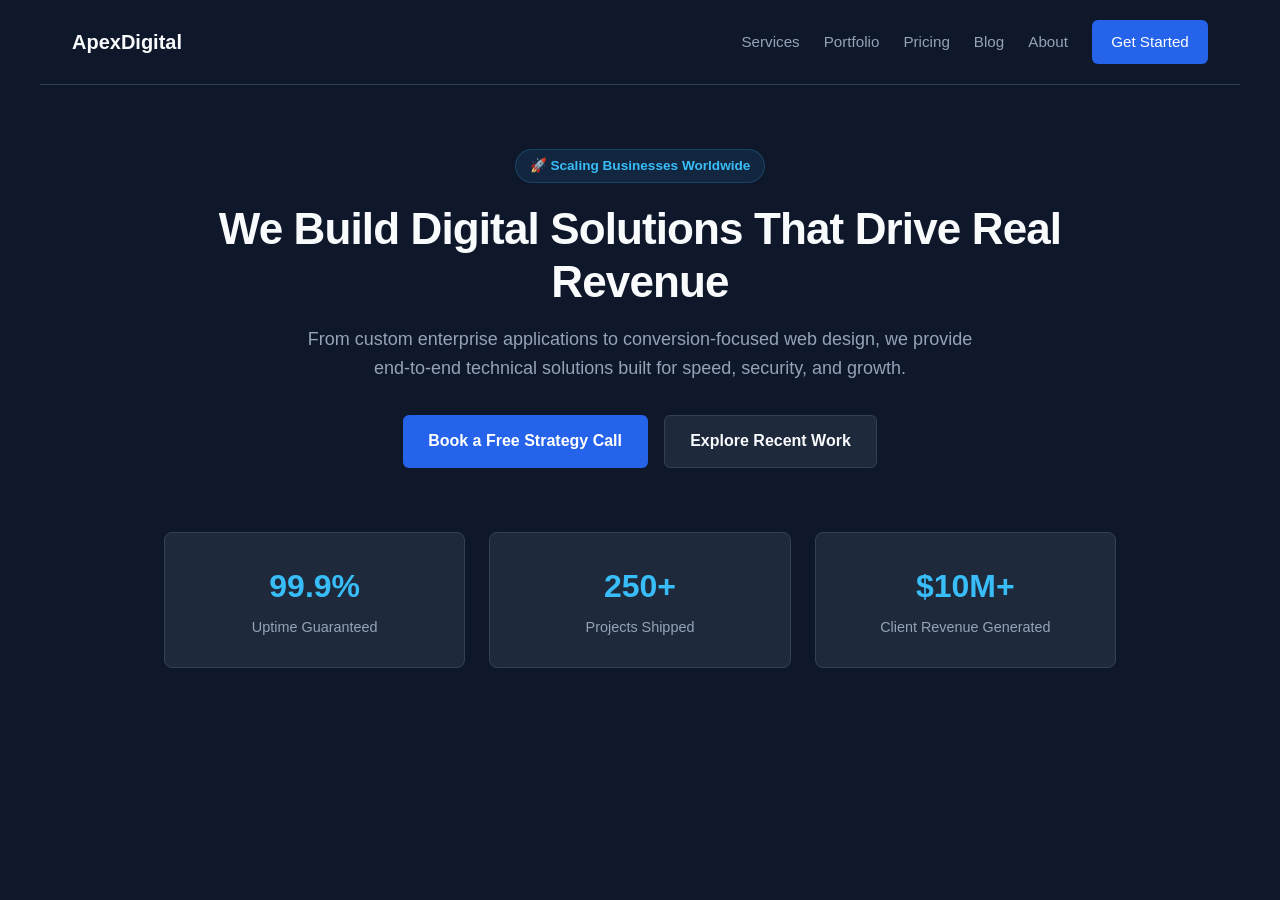
<file: index.html>
<!DOCTYPE html>
<html lang="en">
<head>
  <meta charset="UTF-8">
  <meta name="viewport" content="width=device-width, initial-scale=1.0">
  <title>Apex Digital Solutions | High-Performance Web & App Development</title>
  <link rel="stylesheet" href="css/shared.css">
</head>
<body>

  <header class="navbar">
    <a href="index.html" class="logo">ApexDigital</a>
    <nav class="nav-links">
      <a href="services.html">Services</a>
      <a href="portfolio.html">Portfolio</a>
      <a href="pricing.html">Pricing</a>
      <a href="blog.html">Blog</a>
      <a href="about.html">About</a>
      <a href="contact.html" class="btn btn-primary">Get Started</a>
    </nav>
  </header>

  <main>
    <section class="hero-section">
      <span class="badge">🚀 Scaling Businesses Worldwide</span>
      <h1>We Build Digital Solutions That Drive Real Revenue</h1>
      <p>From custom enterprise applications to conversion-focused web design, we provide end-to-end technical solutions built for speed, security, and growth.</p>
      <div class="hero-actions">
        <a href="contact.html" class="btn btn-primary btn-lg">Book a Free Strategy Call</a>
        <a href="portfolio.html" class="btn btn-secondary btn-lg">Explore Recent Work</a>
      </div>
    </section>

    <section class="trust-metrics">
      <div class="metric">
        <h3>99.9%</h3>
        <p>Uptime Guaranteed</p>
      </div>
      <div class="metric">
        <h3>250+</h3>
        <p>Projects Shipped</p>
      </div>
      <div class="metric">
        <h3>$10M+</h3>
        <p>Client Revenue Generated</p>
      </div>
    </section>
  </main>

</body>
</html>
</file>
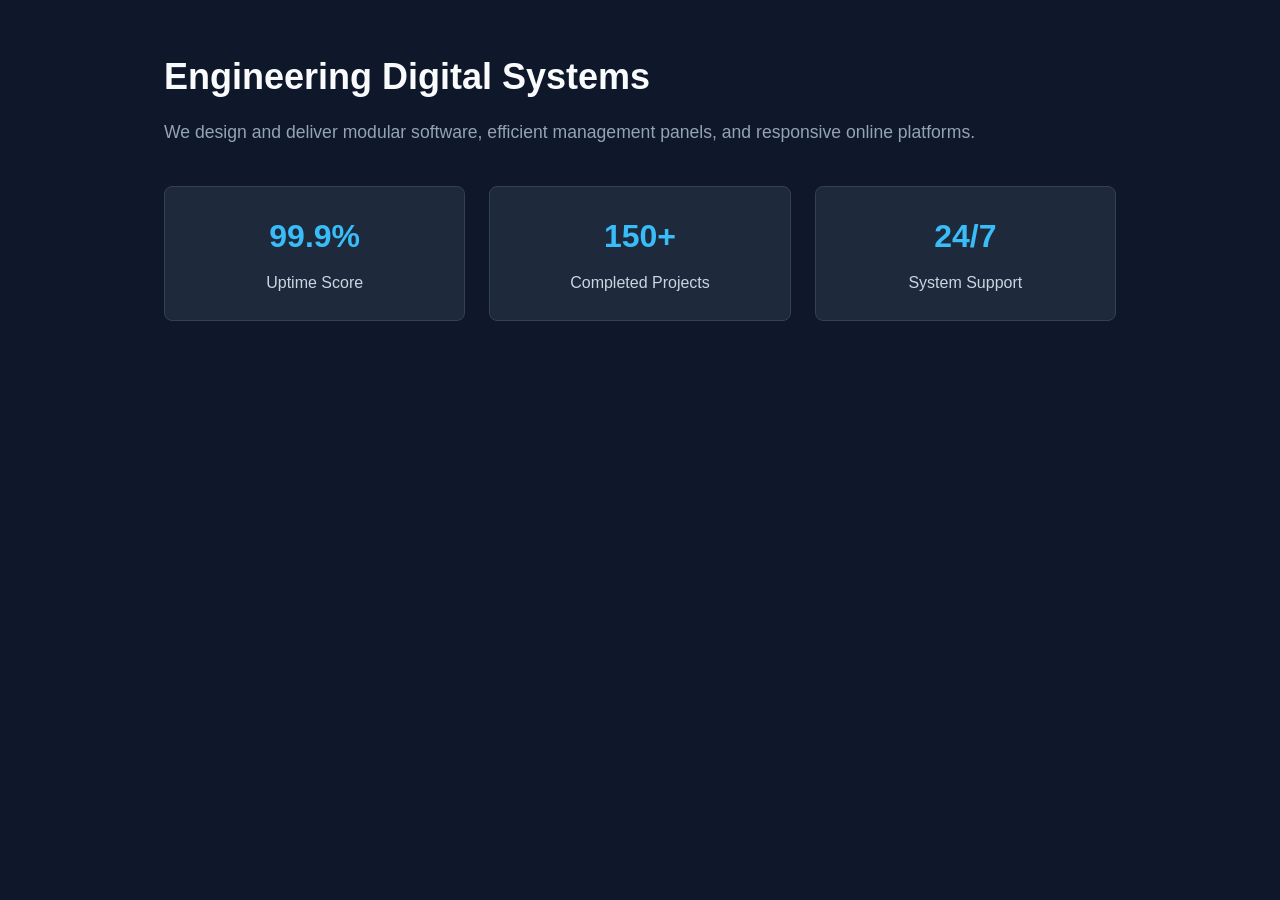
<file: about.html>
<!DOCTYPE html>
<html lang="en">
<head>
  <meta charset="UTF-8">
  <meta name="viewport" content="width=device-width, initial-scale=1.0">
  <title>About Us</title>
<link rel="stylesheet" href="css/shared.css">  <style>
    .about-page {
      max-width: 1000px;
      margin: 0 auto;
      padding: 3rem 1.5rem;
      display: flex;
      flex-direction: column;
      gap: 2.5rem;
    }

    .metrics-grid {
      display: grid;
      grid-template-columns: repeat(auto-fit, minmax(220px, 1fr));
      gap: 1.5rem;
    }

    .metric-card {
      background-color: #1e293b;
      padding: 1.5rem;
      border-radius: 8px;
      border: 1px solid #334155;
      text-align: center;
    }

    .metric-card h3 {
      font-size: 2rem;
      color: #38bdf8;
    }
  </style>
</head>
<body>
  <main class="about-page">
    <section>
      <h1 style="font-size: 2.25rem; margin-bottom: 0.75rem;">Engineering Digital Systems</h1>
      <p style="color: #94a3b8; font-size: 1.1rem;">We design and deliver modular software, efficient management panels, and responsive online platforms.</p>
    </section>

    <section class="metrics-grid">
      <div class="metric-card">
        <h3>99.9%</h3>
        <p style="color: #cbd5e1; margin-top: 0.5rem;">Uptime Score</p>
      </div>
      <div class="metric-card">
        <h3>150+</h3>
        <p style="color: #cbd5e1; margin-top: 0.5rem;">Completed Projects</p>
      </div>
      <div class="metric-card">
        <h3>24/7</h3>
        <p style="color: #cbd5e1; margin-top: 0.5rem;">System Support</p>
      </div>
    </section>
  </main>
</body>
</html>
</file>
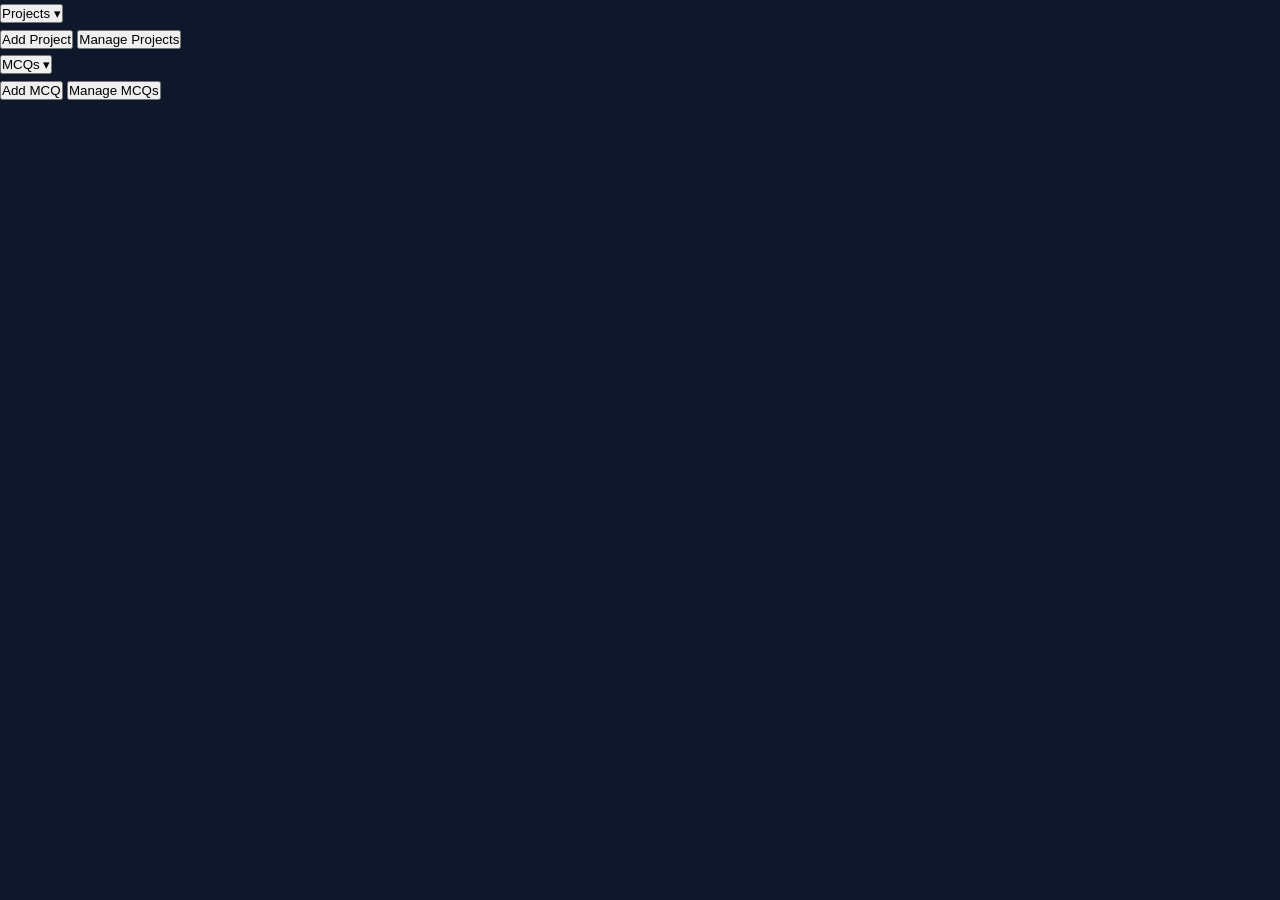
<file: admin.html>
<!DOCTYPE html>
<html lang="en">
<head>
  <meta charset="UTF-8">
  <meta name="viewport" content="width=device-width, initial-scale=1.0">
  <title>Admin Dashboard</title>
<link rel="stylesheet" href="css/shared.css"></head>
<body>
  <div class="admin-wrapper">
    <aside class="sidebar">
      <nav>
        <div class="nav-group">
          <button class="nav-parent" onclick="toggleSubMenu(this)">
            <span>Projects</span> <span class="chevron">▾</span>
          </button>
          <div class="nav-submenu">
            <button onclick="switchAdminView('projects-add')">Add Project</button>
            <button onclick="switchAdminView('projects-manage')">Manage Projects</button>
          </div>
        </div>

        <div class="nav-group">
          <button class="nav-parent" onclick="toggleSubMenu(this)">
            <span>MCQs</span> <span class="chevron">▾</span>
          </button>
          <div class="nav-submenu">
            <button onclick="switchAdminView('mcq-add')">Add MCQ</button>
            <button onclick="switchAdminView('mcq-manage')">Manage MCQs</button>
          </div>
        </div>
      </nav>
    </aside>

    <main class="main-content" id="admin-content">
      <!-- Dynamic Views Inject Here -->
    </main>
  </div>
  <script src="/js/admin.js"></script>
</body>
</html>
</file>
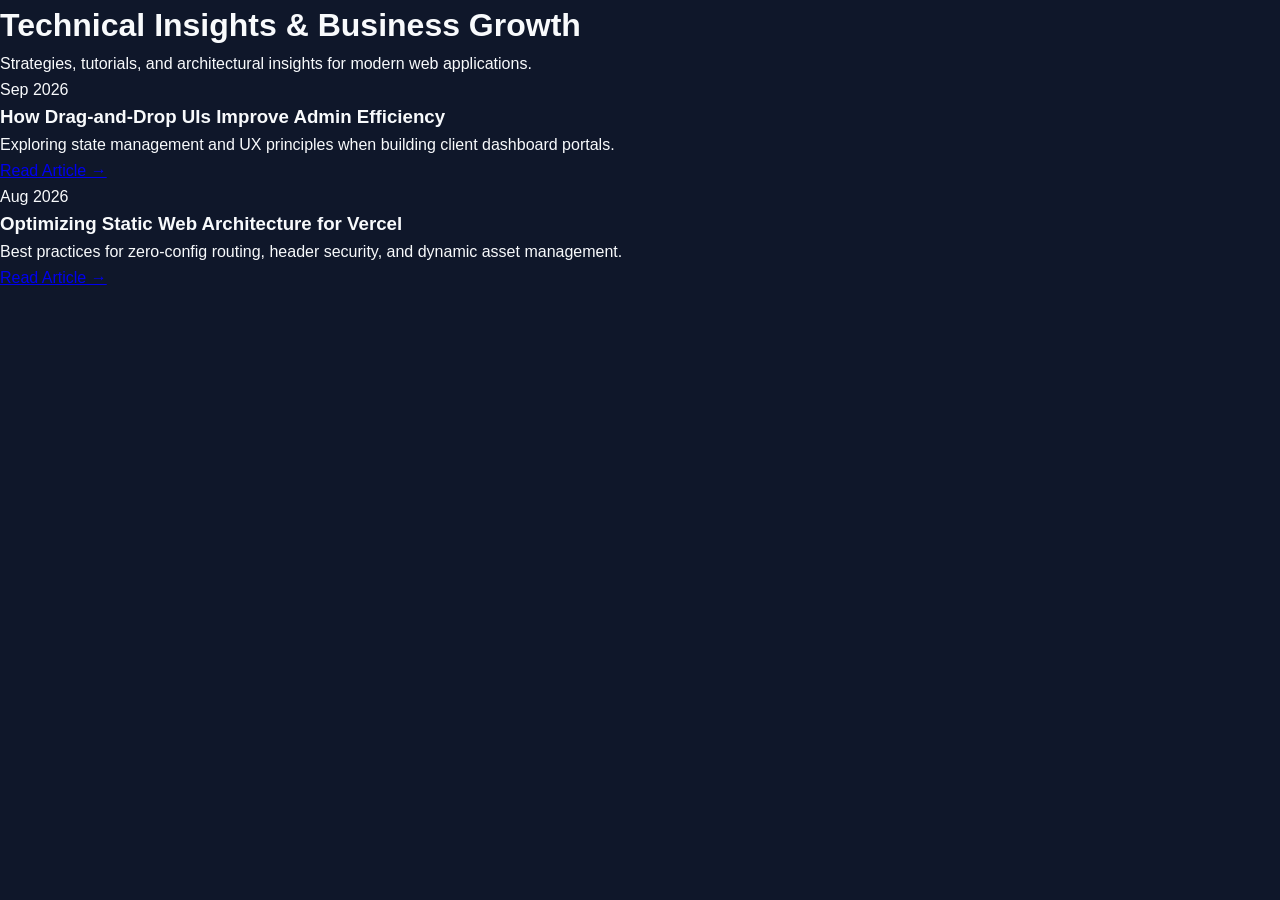
<file: blog.html>
<!DOCTYPE html>
<html lang="en">
<head>
  <meta charset="UTF-8">
  <meta name="viewport" content="width=device-width, initial-scale=1.0">
  <title>Insights & Articles | Apex Digital Solutions</title>
<link rel="stylesheet" href="css/shared.css"></head>
<body>
  <main class="page-container">
    <header class="section-header">
      <h1>Technical Insights & Business Growth</h1>
      <p>Strategies, tutorials, and architectural insights for modern web applications.</p>
    </header>

    <div class="cards-grid">
      <article class="card">
        <span class="date">Sep 2026</span>
        <h3>How Drag-and-Drop UIs Improve Admin Efficiency</h3>
        <p>Exploring state management and UX principles when building client dashboard portals.</p>
        <a href="#" class="read-more">Read Article →</a>
      </article>

      <article class="card">
        <span class="date">Aug 2026</span>
        <h3>Optimizing Static Web Architecture for Vercel</h3>
        <p>Best practices for zero-config routing, header security, and dynamic asset management.</p>
        <a href="#" class="read-more">Read Article →</a>
      </article>
    </div>
  </main>
</body>
</html>
</file>
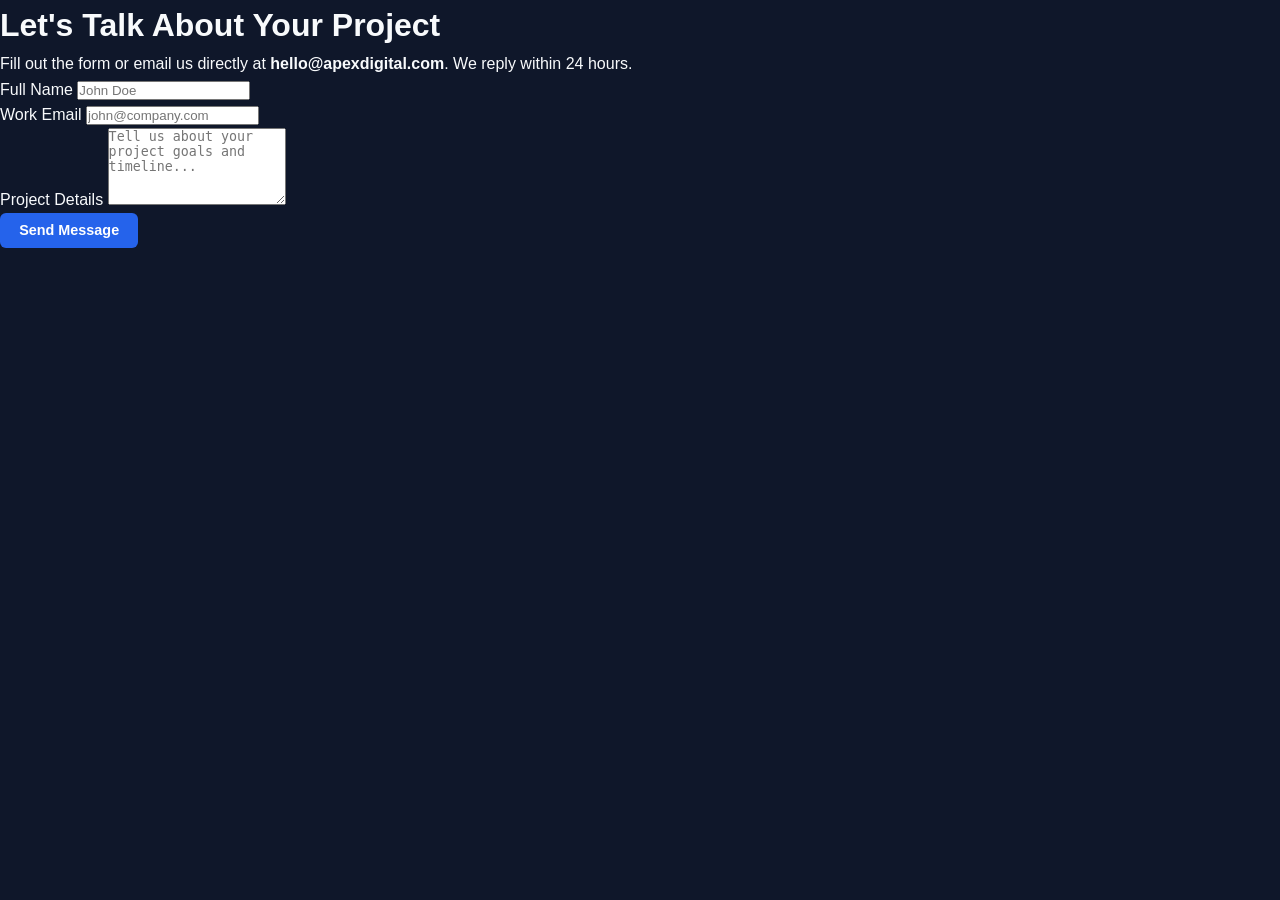
<file: contact.html>
<!DOCTYPE html>
<html lang="en">
<head>
  <meta charset="UTF-8">
  <meta name="viewport" content="width=device-width, initial-scale=1.0">
  <title>Contact Us | Apex Digital Solutions</title>
<link rel="stylesheet" href="css/shared.css"></head>
<body>
  <main class="page-container">
    <div class="contact-wrapper">
      <div class="contact-info">
        <h1>Let's Talk About Your Project</h1>
        <p>Fill out the form or email us directly at <strong>hello@apexdigital.com</strong>. We reply within 24 hours.</p>
      </div>

      <form class="form-container" id="contact-form" onsubmit="handleContactSubmit(event)">
        <div class="form-group">
          <label for="name">Full Name</label>
          <input type="text" id="name" class="form-control" placeholder="John Doe" required>
        </div>
        <div class="form-group">
          <label for="email">Work Email</label>
          <input type="email" id="email" class="form-control" placeholder="john@company.com" required>
        </div>
        <div class="form-group">
          <label for="message">Project Details</label>
          <textarea id="message" class="form-control" rows="5" placeholder="Tell us about your project goals and timeline..." required></textarea>
        </div>
        <button type="submit" class="btn btn-primary">Send Message</button>
        <div id="contact-status" class="status-msg"></div>
      </form>
    </div>
  </main>

  <script>
    function handleContactSubmit(e) {
      e.preventDefault();
      const status = document.getElementById('contact-status');
      status.innerText = "Thank you! Your message has been received. We'll be in touch shortly.";
      status.style.color = "#38bdf8";
      e.target.reset();
    }
  </script>
</body>
</html>
</file>
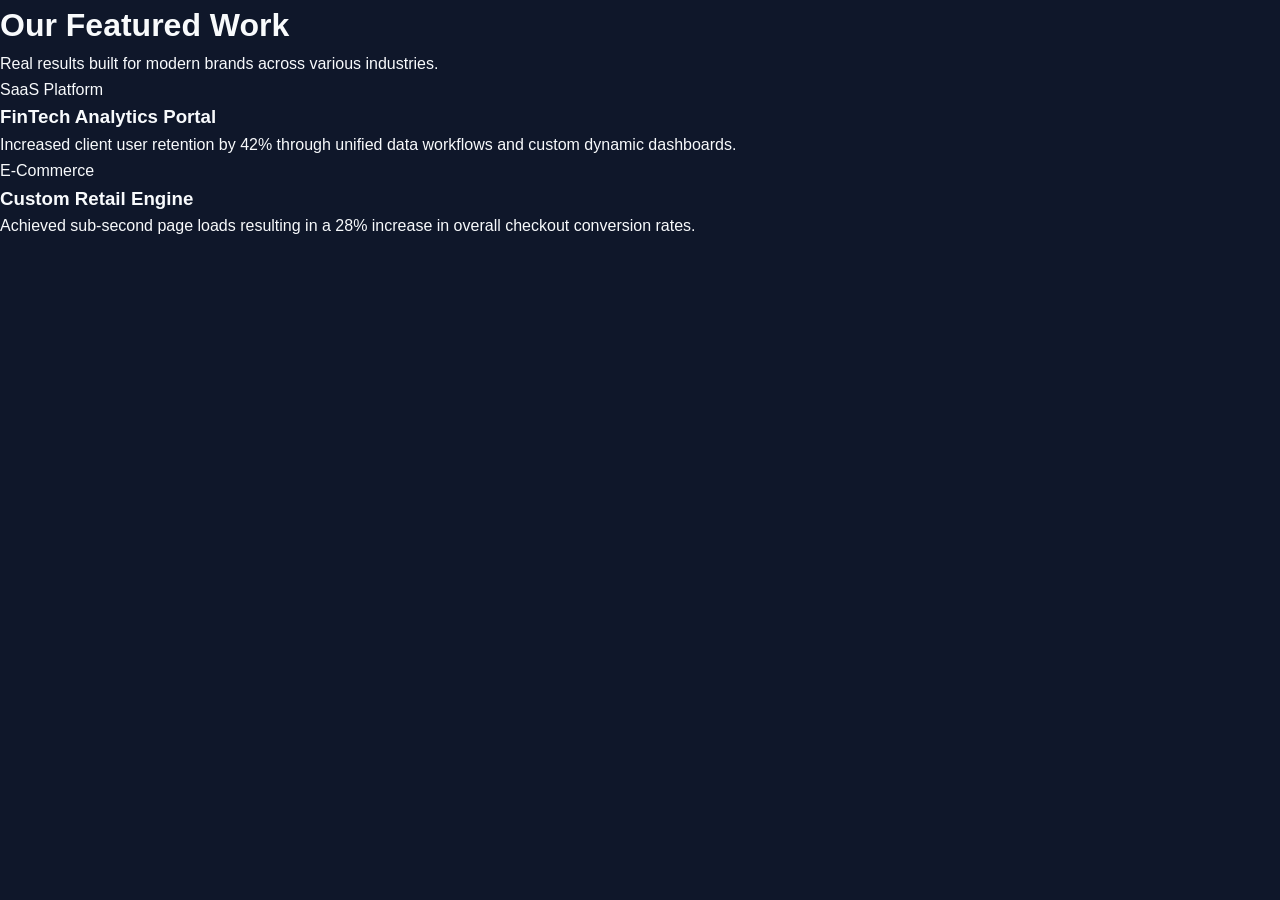
<file: portfolio.html>
<!DOCTYPE html>
<html lang="en">
<head>
  <meta charset="UTF-8">
  <meta name="viewport" content="width=device-width, initial-scale=1.0">
  <title>Client Case Studies | Apex Digital Solutions</title>
<link rel="stylesheet" href="css/shared.css"></head>
<body>
  <main class="page-container">
    <header class="section-header">
      <h1>Our Featured Work</h1>
      <p>Real results built for modern brands across various industries.</p>
    </header>

    <div class="cards-grid">
      <article class="portfolio-card">
        <div class="portfolio-tag">SaaS Platform</div>
        <h3>FinTech Analytics Portal</h3>
        <p>Increased client user retention by 42% through unified data workflows and custom dynamic dashboards.</p>
      </article>

      <article class="portfolio-card">
        <div class="portfolio-tag">E-Commerce</div>
        <h3>Custom Retail Engine</h3>
        <p>Achieved sub-second page loads resulting in a 28% increase in overall checkout conversion rates.</p>
      </article>
    </div>
  </main>
</body>
</html>
</file>
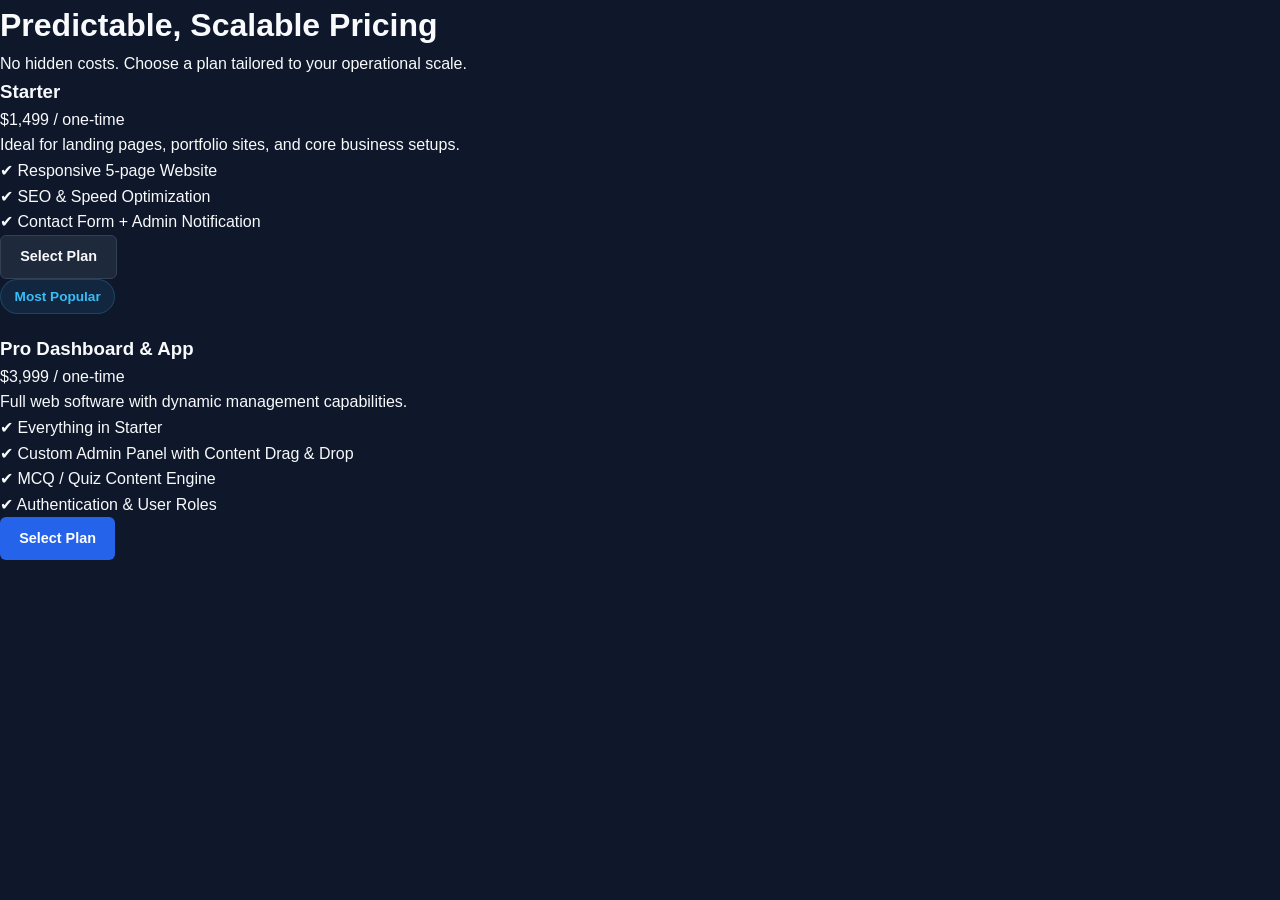
<file: pricing.html>
<!DOCTYPE html>
<html lang="en">
<head>
  <meta charset="UTF-8">
  <meta name="viewport" content="width=device-width, initial-scale=1.0">
  <title>Transparent Pricing Plans | Apex Digital Solutions</title>
<link rel="stylesheet" href="css/shared.css"></head>
<body>
  <main class="page-container">
    <header class="section-header">
      <h1>Predictable, Scalable Pricing</h1>
      <p>No hidden costs. Choose a plan tailored to your operational scale.</p>
    </header>

    <div class="pricing-grid">
      <div class="pricing-card">
        <h3>Starter</h3>
        <div class="price">$1,499 <span>/ one-time</span></div>
        <p>Ideal for landing pages, portfolio sites, and core business setups.</p>
        <ul>
          <li>✔ Responsive 5-page Website</li>
          <li>✔ SEO & Speed Optimization</li>
          <li>✔ Contact Form + Admin Notification</li>
        </ul>
        <a href="/contact?plan=starter" class="btn btn-secondary">Select Plan</a>
      </div>

      <div class="pricing-card featured">
        <span class="badge">Most Popular</span>
        <h3>Pro Dashboard & App</h3>
        <div class="price">$3,999 <span>/ one-time</span></div>
        <p>Full web software with dynamic management capabilities.</p>
        <ul>
          <li>✔ Everything in Starter</li>
          <li>✔ Custom Admin Panel with Content Drag & Drop</li>
          <li>✔ MCQ / Quiz Content Engine</li>
          <li>✔ Authentication & User Roles</li>
        </ul>
        <a href="/contact?plan=pro" class="btn btn-primary">Select Plan</a>
      </div>
    </div>
  </main>
</body>
</html>
</file>
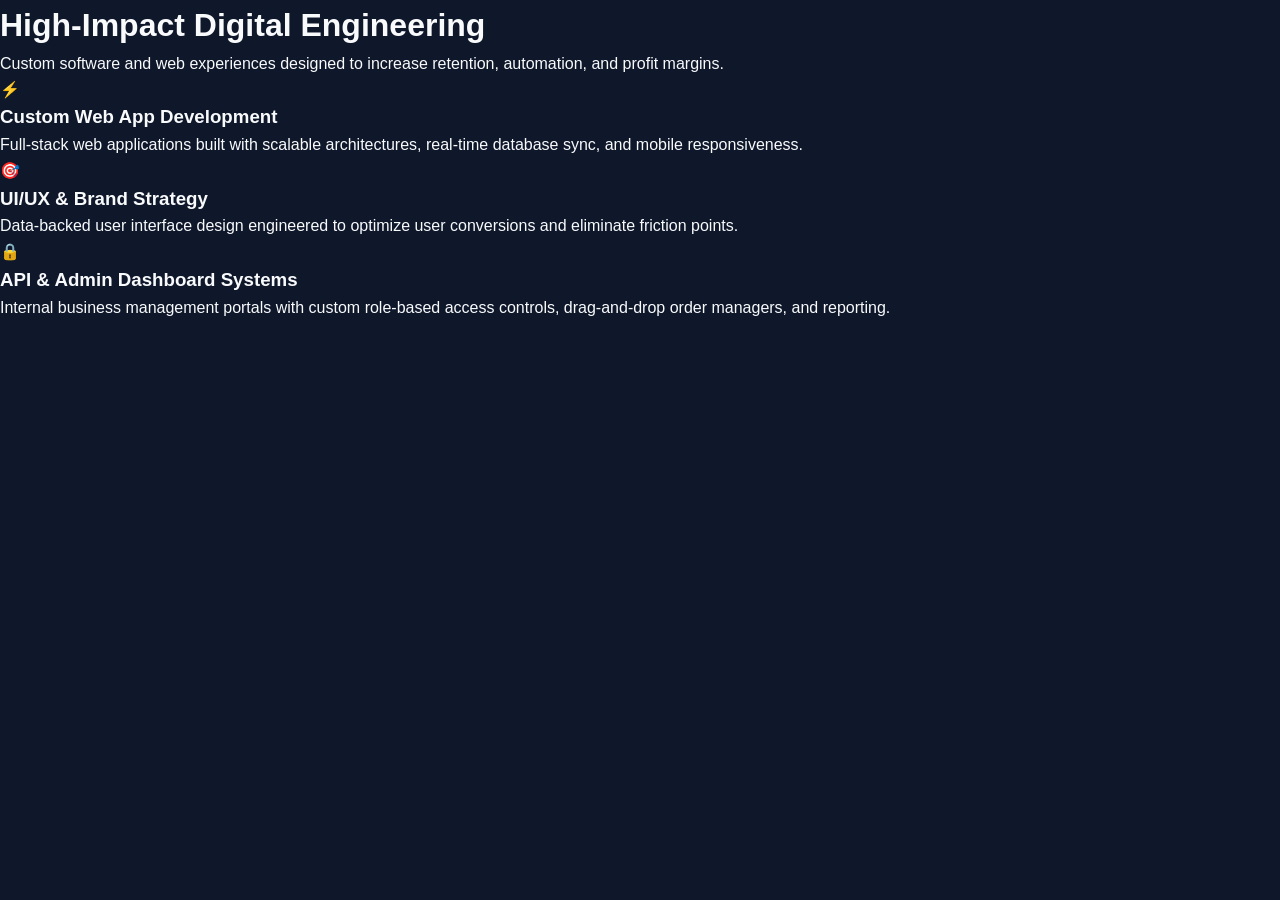
<file: services.html>
<!DOCTYPE html>
<html lang="en">
<head>
  <meta charset="UTF-8">
  <meta name="viewport" content="width=device-width, initial-scale=1.0">
  <title>Our Services | Apex Digital Solutions</title>
<link rel="stylesheet" href="css/shared.css"></head>
<body>
  <main class="page-container">
    <header class="section-header">
      <h1>High-Impact Digital Engineering</h1>
      <p>Custom software and web experiences designed to increase retention, automation, and profit margins.</p>
    </header>

    <div class="cards-grid">
      <div class="card">
        <div class="card-icon">⚡</div>
        <h3>Custom Web App Development</h3>
        <p>Full-stack web applications built with scalable architectures, real-time database sync, and mobile responsiveness.</p>
      </div>
      <div class="card">
        <div class="card-icon">🎯</div>
        <h3>UI/UX & Brand Strategy</h3>
        <p>Data-backed user interface design engineered to optimize user conversions and eliminate friction points.</p>
      </div>
      <div class="card">
        <div class="card-icon">🔒</div>
        <h3>API & Admin Dashboard Systems</h3>
        <p>Internal business management portals with custom role-based access controls, drag-and-drop order managers, and reporting.</p>
      </div>
    </div>
  </main>
</body>
</html>
</file>
<file: css/shared.css>
/* Core Reset & Modern CSS Variables */
:root {
  --bg-main: #0f172a;
  --bg-card: #1e293b;
  --border-color: #334155;
  --primary: #2563eb;
  --primary-hover: #1d4ed8;
  --accent: #38bdf8;
  --text-main: #f8fafc;
  --text-muted: #94a3b8;
}

* {
  box-sizing: border-box;
  margin: 0;
  padding: 0;
}

body {
  font-family: -apple-system, BlinkMacSystemFont, "Segoe UI", Roboto, Helvetica, Arial, sans-serif;
  background-color: var(--bg-main);
  color: var(--text-main);
  line-height: 1.6;
  min-height: 100vh;
}

/* Header & Navbar */
.navbar {
  display: flex;
  justify-content: space-between;
  align-items: center;
  padding: 1.25rem 2rem;
  max-width: 1200px;
  margin: 0 auto;
  border-bottom: 1px solid var(--border-color);
}

.logo {
  font-size: 1.25rem;
  font-weight: 700;
  color: var(--text-main);
  text-decoration: none;
}

.nav-links {
  display: flex;
  align-items: center;
  gap: 1.5rem;
}

.nav-links a {
  color: var(--text-muted);
  text-decoration: none;
  font-size: 0.95rem;
  font-weight: 500;
  transition: color 0.2s ease;
}

.nav-links a:hover {
  color: var(--accent);
}

/* Button Styles */
.btn {
  display: inline-flex;
  align-items: center;
  justify-content: center;
  padding: 0.6rem 1.2rem;
  border-radius: 6px;
  font-size: 0.9rem;
  font-weight: 600;
  text-decoration: none;
  border: none;
  cursor: pointer;
  transition: background-color 0.2s ease, transform 0.1s ease;
}

.btn-primary {
  background-color: var(--primary);
  color: #ffffff !important;
}

.btn-primary:hover {
  background-color: var(--primary-hover);
}

.btn-secondary {
  background-color: var(--bg-card);
  color: var(--text-main) !important;
  border: 1px solid var(--border-color);
}

.btn-secondary:hover {
  background-color: var(--border-color);
}

.btn-lg {
  padding: 0.8rem 1.6rem;
  font-size: 1rem;
}

/* Hero Section */
.hero-section {
  max-width: 900px;
  margin: 4rem auto 2rem auto;
  padding: 0 1.5rem;
  text-align: center;
  display: flex;
  flex-direction: column;
  align-items: center;
}

.badge {
  display: inline-block;
  background-color: rgba(56, 189, 248, 0.1);
  color: var(--accent);
  padding: 0.35rem 0.85rem;
  border-radius: 20px;
  font-size: 0.85rem;
  font-weight: 600;
  margin-bottom: 1.25rem;
  border: 1px solid rgba(56, 189, 248, 0.2);
}

.hero-section h1 {
  font-size: 2.75rem;
  line-height: 1.2;
  margin-bottom: 1rem;
  letter-spacing: -0.02em;
}

.hero-section p {
  font-size: 1.125rem;
  color: var(--text-muted);
  max-width: 680px;
  margin-bottom: 2rem;
}

.hero-actions {
  display: flex;
  gap: 1rem;
  justify-content: center;
}

/* Trust Metrics Section */
.trust-metrics {
  display: grid;
  grid-template-columns: repeat(auto-fit, minmax(200px, 1fr));
  gap: 1.5rem;
  max-width: 1000px;
  margin: 4rem auto;
  padding: 0 1.5rem;
}

.metric {
  background-color: var(--bg-card);
  border: 1px solid var(--border-color);
  padding: 1.75rem 1rem;
  border-radius: 8px;
  text-align: center;
}

.metric h3 {
  font-size: 2rem;
  color: var(--accent);
  margin-bottom: 0.25rem;
}

.metric p {
  color: var(--text-muted);
  font-size: 0.9rem;
}

/* Mobile Responsiveness */
@media (max-width: 768px) {
  .navbar {
    flex-direction: column;
    gap: 1rem;
    padding: 1rem;
  }

  .nav-links {
    flex-wrap: wrap;
    justify-content: center;
    gap: 1rem;
  }

  .hero-section h1 {
    font-size: 2rem;
  }

  .hero-actions {
    flex-direction: column;
    width: 100%;
  }

  .btn-lg {
    width: 100%;
  }
}
</file>
